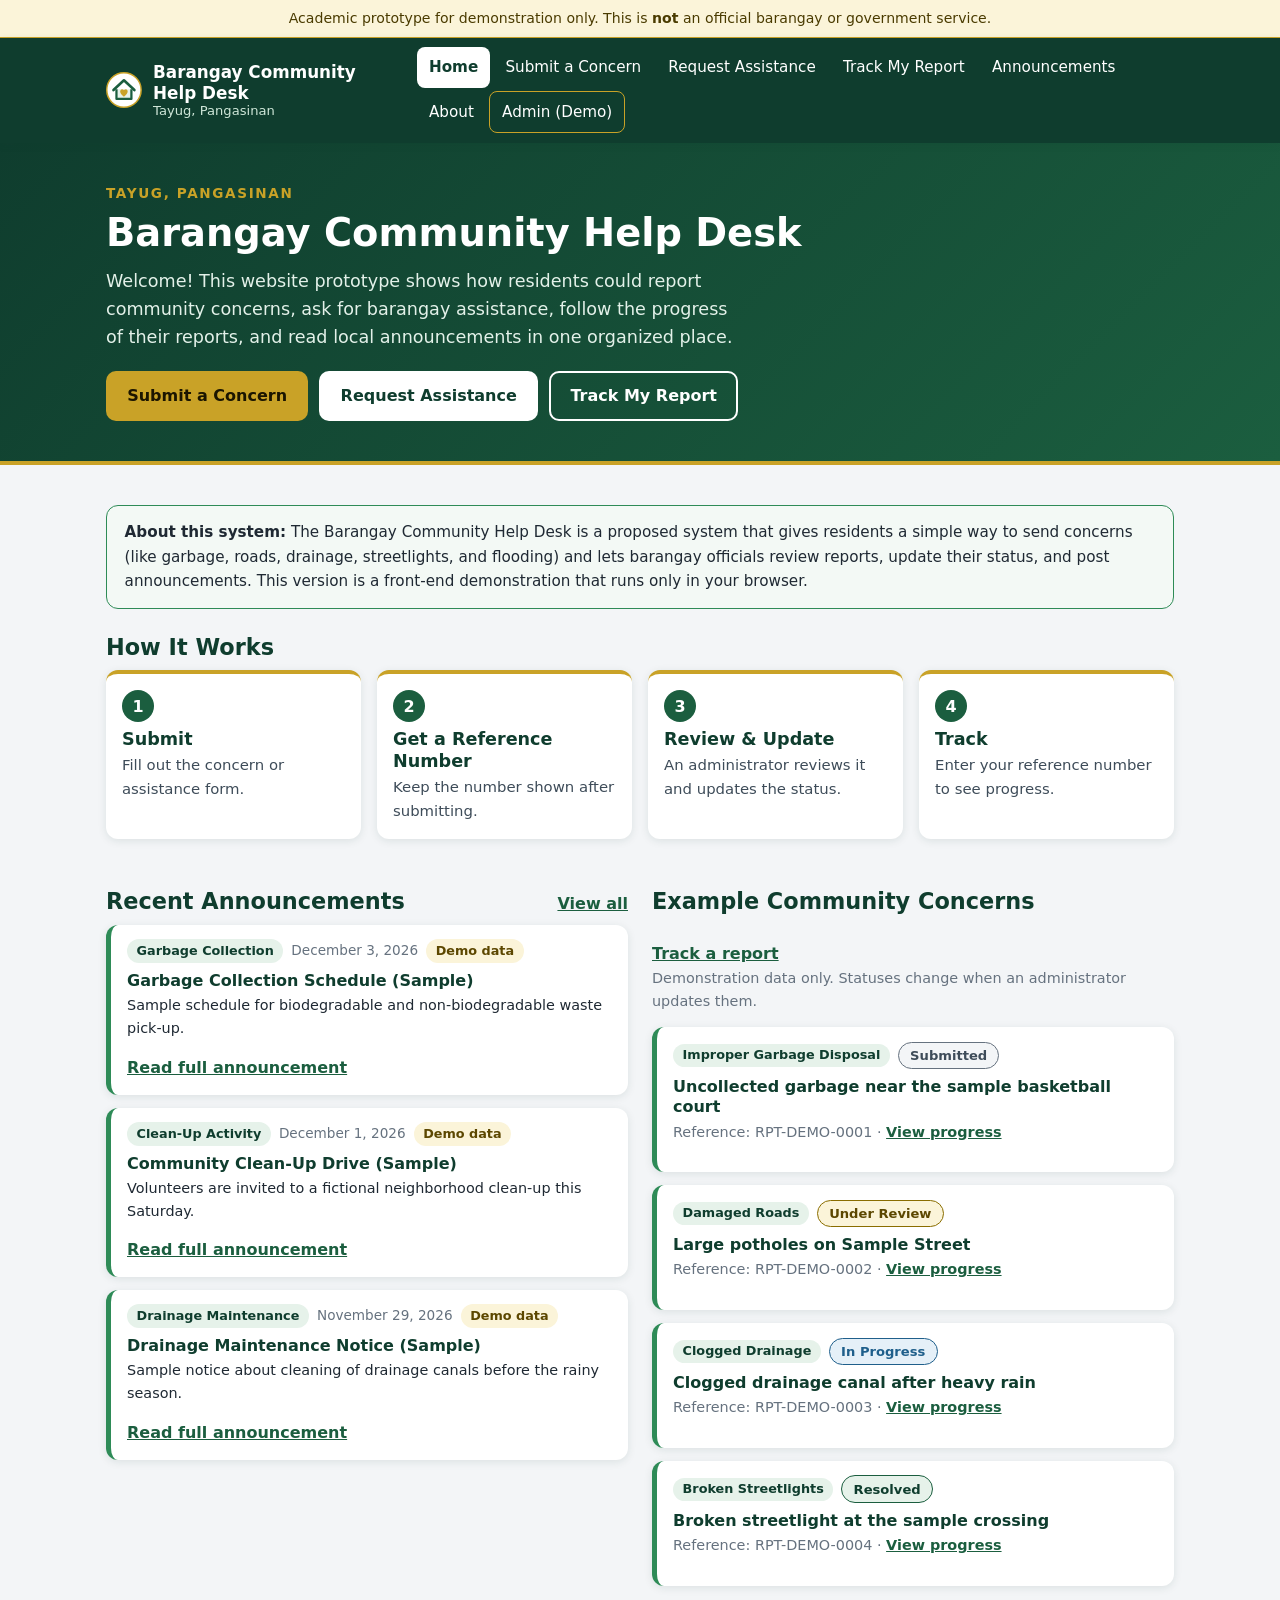
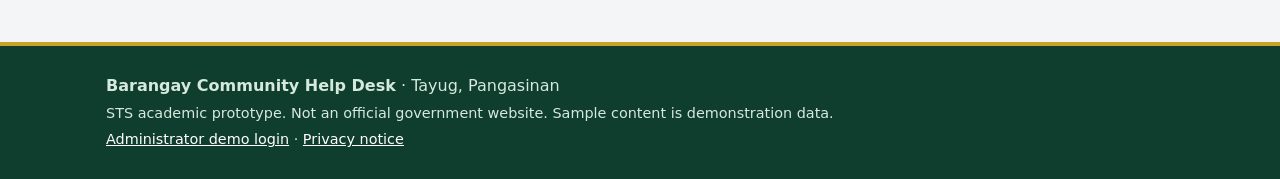
<file: index.html>
<!doctype html>
<html lang="en">
  <head>
    <meta charset="UTF-8" />
    <meta name="viewport" content="width=device-width, initial-scale=1" />
    <title>Barangay Community Help Desk – Tayug, Pangasinan (Prototype)</title>
    <meta
      name="description"
      content="Academic prototype of a barangay community concern and request management system for Tayug, Pangasinan."
    />
    <link rel="stylesheet" href="style.css" />
  </head>
  <body data-page="resident">
    <a class="skip-link" href="#main">Skip to main content</a>

    <!-- Prototype banner: always visible so nobody mistakes this for an official service -->
    <div class="demo-banner" role="note">
      Academic prototype for demonstration only. This is <strong>not</strong> an
      official barangay or government service.
    </div>

    <!-- ===================== HEADER & NAVIGATION ===================== -->
    <header class="site-header">
      <div class="container header-inner">
        <a
          class="brand"
          href="#home"
          aria-label="Barangay Community Help Desk, go to home"
        >
          <!-- Simple community-service logo: a house with a heart (inline SVG, no external files) -->
          <svg
            class="logo"
            viewBox="0 0 48 48"
            width="44"
            height="44"
            aria-hidden="true"
            focusable="false"
          >
            <circle
              cx="24"
              cy="24"
              r="23"
              fill="#ffffff"
              stroke="#c9a227"
              stroke-width="2"
            />
            <path
              d="M10 24 L24 11 L38 24"
              fill="none"
              stroke="#1b5e3f"
              stroke-width="3.5"
              stroke-linecap="round"
              stroke-linejoin="round"
            />
            <path
              d="M14 23 V36 H34 V23"
              fill="#e6f2ea"
              stroke="#1b5e3f"
              stroke-width="3"
              stroke-linejoin="round"
            />
            <path
              d="M24 33 C17 28 18.5 23 21.5 23 C23 23 24 24.2 24 24.2 C24 24.2 25 23 26.5 23 C29.5 23 31 28 24 33 Z"
              fill="#c9a227"
            />
          </svg>
          <span class="brand-text">
            <span class="brand-name">Barangay Community Help Desk</span>
            <span class="brand-place">Tayug, Pangasinan</span>
          </span>
        </a>

        <button
          id="menu-toggle"
          class="menu-toggle"
          type="button"
          aria-expanded="false"
          aria-controls="main-nav"
        >
          <span class="menu-icon" aria-hidden="true"></span>
          <span class="sr-only">Toggle navigation menu</span>
        </button>

        <nav id="main-nav" class="main-nav" aria-label="Main navigation">
          <a class="nav-link" href="#home">Home</a>
          <a class="nav-link" href="#submit">Submit a Concern</a>
          <a class="nav-link" href="#request">Request Assistance</a>
          <a class="nav-link" href="#track">Track My Report</a>
          <a class="nav-link" href="#announcements">Announcements</a>
          <a class="nav-link" href="#about">About</a>
          <a class="nav-link nav-admin" href="admin.html">Admin (Demo)</a>
        </nav>
      </div>
    </header>

    <main id="main" tabindex="-1">
      <!-- ===================== A. HOME ===================== -->
      <section id="home" class="page-section" aria-labelledby="home-title">
        <div class="hero">
          <div class="container hero-inner">
            <p class="eyebrow">Tayug, Pangasinan</p>
            <h1 id="home-title">Barangay Community Help Desk</h1>
            <p class="hero-text">
              Welcome! This website prototype shows how residents could report
              community concerns, ask for barangay assistance, follow the
              progress of their reports, and read local announcements in one
              organized place.
            </p>
            <div class="cta-row">
              <a class="btn btn-gold" href="#submit">Submit a Concern</a>
              <a class="btn btn-light" href="#request">Request Assistance</a>
              <a class="btn btn-outline-light" href="#track">Track My Report</a>
            </div>
          </div>
        </div>

        <div class="container">
          <div class="notice notice-info">
            <strong>About this system:</strong> The Barangay Community Help Desk
            is a proposed system that gives residents a simple way to send
            concerns (like garbage, roads, drainage, streetlights, and flooding)
            and lets barangay officials review reports, update their status, and
            post announcements. This version is a front-end demonstration that
            runs only in your browser.
          </div>

          <h2 class="section-title">How It Works</h2>
          <ol class="steps">
            <li class="step">
              <span class="step-num" aria-hidden="true">1</span>
              <h3>Submit</h3>
              <p>Fill out the concern or assistance form.</p>
            </li>
            <li class="step">
              <span class="step-num" aria-hidden="true">2</span>
              <h3>Get a Reference Number</h3>
              <p>Keep the number shown after submitting.</p>
            </li>
            <li class="step">
              <span class="step-num" aria-hidden="true">3</span>
              <h3>Review &amp; Update</h3>
              <p>An administrator reviews it and updates the status.</p>
            </li>
            <li class="step">
              <span class="step-num" aria-hidden="true">4</span>
              <h3>Track</h3>
              <p>Enter your reference number to see progress.</p>
            </li>
          </ol>

          <div class="two-col">
            <div>
              <div class="section-head">
                <h2 class="section-title">Recent Announcements</h2>
                <a class="text-link" href="#announcements">View all</a>
              </div>
              <div id="home-announcements" class="stack"></div>
            </div>
            <div>
              <div class="section-head">
                <h2 class="section-title">Example Community Concerns</h2>
                <a class="text-link" href="#track">Track a report</a>
              </div>
              <p class="small muted">
                Demonstration data only. Statuses change when an administrator
                updates them.
              </p>
              <div id="home-concerns" class="stack"></div>
            </div>
          </div>
        </div>
      </section>

      <!-- ===================== B. SUBMIT A CONCERN ===================== -->
      <section id="submit" class="page-section" aria-labelledby="submit-title">
        <div class="container narrow">
          <h1 id="submit-title">Submit a Concern</h1>
          <p class="lead">
            Report a community problem such as garbage, damaged roads, drainage,
            streetlights, or flooding.
          </p>
          <div class="notice notice-warn">
            <strong>Prototype notice:</strong> Your report is saved only in this
            browser. It is <strong>not</strong> sent to any barangay official.
            Please do not enter real personal information.
          </div>

          <!-- Shown after a successful submission -->
          <div
            id="concern-success"
            class="success-panel"
            role="status"
            tabindex="-1"
            hidden
          >
            <h2>Concern saved (demo)</h2>
            <p>Your reference number is:</p>
            <p class="ref-big" id="concern-success-ref"></p>
            <p class="small">
              Write this number down. You can use it in
              <strong>Track My Report</strong>.
            </p>
            <div class="btn-row">
              <button
                type="button"
                class="btn btn-primary"
                id="concern-track-btn"
                data-track-ref=""
              >
                Track This Report
              </button>
              <button
                type="button"
                class="btn btn-outline"
                id="concern-another-btn"
              >
                Submit Another Concern
              </button>
            </div>
          </div>

          <form id="concern-form" class="card form" novalidate>
            <div class="field">
              <label for="concern-title"
                >Report title
                <span class="req" aria-hidden="true">*</span></label
              >
              <input
                id="concern-title"
                name="title"
                type="text"
                maxlength="100"
                autocomplete="off"
                aria-describedby="err-concern-title"
                placeholder="Example: Garbage piled near the sample drainage canal"
              />
              <p class="error" id="err-concern-title" aria-live="polite"></p>
            </div>

            <div class="field">
              <label for="concern-category"
                >Concern category
                <span class="req" aria-hidden="true">*</span></label
              >
              <select
                id="concern-category"
                name="category"
                aria-describedby="err-concern-category"
              >
                <option value="">Select a category</option>
              </select>
              <p class="error" id="err-concern-category" aria-live="polite"></p>
            </div>

            <div class="field">
              <label for="concern-description"
                >Description of the problem
                <span class="req" aria-hidden="true">*</span></label
              >
              <textarea
                id="concern-description"
                name="description"
                rows="5"
                maxlength="1000"
                aria-describedby="err-concern-description hint-concern-description"
                placeholder="Describe what is happening, since when, and who may be affected."
              ></textarea>
              <p class="hint" id="hint-concern-description">
                At least 15 characters. Do not include private details such as
                ID numbers.
              </p>
              <p
                class="error"
                id="err-concern-description"
                aria-live="polite"
              ></p>
            </div>

            <div class="field">
              <label for="concern-location"
                >Location or specific area affected
                <span class="req" aria-hidden="true">*</span></label
              >
              <input
                id="concern-location"
                name="location"
                type="text"
                maxlength="120"
                autocomplete="off"
                aria-describedby="err-concern-location"
                placeholder="Example: Demo Purok 3, near the sample chapel"
              />
              <p class="error" id="err-concern-location" aria-live="polite"></p>
            </div>

            <div class="field">
              <label for="concern-date">Date of report</label>
              <input
                id="concern-date"
                name="date"
                type="date"
                readonly
                aria-describedby="hint-concern-date"
              />
              <p class="hint" id="hint-concern-date">
                Filled in automatically with today's date.
              </p>
            </div>

            <div class="field">
              <label for="concern-image">Photo (optional)</label>
              <input
                id="concern-image"
                name="image"
                type="file"
                accept="image/*"
                aria-describedby="hint-concern-image err-concern-image"
              />
              <p class="hint" id="hint-concern-image">
                Preview only for demonstration. The image is not uploaded or
                saved.
              </p>
              <p class="error" id="err-concern-image" aria-live="polite"></p>
              <div id="image-preview-wrap" class="image-preview" hidden>
                <img id="image-preview" alt="Preview of the selected photo" />
                <button
                  type="button"
                  class="btn btn-small btn-outline"
                  id="image-remove-btn"
                >
                  Remove photo
                </button>
              </div>
            </div>

            <div class="btn-row">
              <button type="submit" class="btn btn-primary">
                Submit Concern
              </button>
              <button
                type="button"
                class="btn btn-outline"
                id="concern-clear-btn"
              >
                Clear Form
              </button>
            </div>
          </form>
        </div>
      </section>

      <!-- ===================== C. REQUEST ASSISTANCE ===================== -->
      <section
        id="request"
        class="page-section"
        aria-labelledby="request-title"
      >
        <div class="container narrow">
          <h1 id="request-title">Request Assistance</h1>
          <p class="lead">
            Ask about general assistance, community services, or other
            barangay-related matters.
          </p>
          <div class="notice notice-warn">
            <strong>Prototype notice:</strong> Your request is saved only in
            this browser. It has <strong>not</strong>
            been received by the barangay or any government office.
          </div>

          <div
            id="request-success"
            class="success-panel"
            role="status"
            tabindex="-1"
            hidden
          >
            <h2>Request saved (demo)</h2>
            <p>Your reference number is:</p>
            <p class="ref-big" id="request-success-ref"></p>
            <p class="small">
              This is a demonstration only. No official barangay office has
              received this request.
            </p>
            <div class="btn-row">
              <button
                type="button"
                class="btn btn-primary"
                id="request-track-btn"
                data-track-ref=""
              >
                Track This Request
              </button>
              <button
                type="button"
                class="btn btn-outline"
                id="request-another-btn"
              >
                Submit Another Request
              </button>
            </div>
          </div>

          <form id="request-form" class="card form" novalidate>
            <div class="field">
              <label for="request-title-input"
                >Request title
                <span class="req" aria-hidden="true">*</span></label
              >
              <input
                id="request-title-input"
                name="title"
                type="text"
                maxlength="100"
                autocomplete="off"
                aria-describedby="err-request-title-input"
                placeholder="Example: Question about community clean-up volunteering"
              />
              <p
                class="error"
                id="err-request-title-input"
                aria-live="polite"
              ></p>
            </div>

            <div class="field">
              <label for="request-type"
                >Type of assistance
                <span class="req" aria-hidden="true">*</span></label
              >
              <select
                id="request-type"
                name="type"
                aria-describedby="err-request-type"
              >
                <option value="">Select a type</option>
              </select>
              <p class="error" id="err-request-type" aria-live="polite"></p>
            </div>

            <div class="field">
              <label for="request-description"
                >Description
                <span class="req" aria-hidden="true">*</span></label
              >
              <textarea
                id="request-description"
                name="description"
                rows="5"
                maxlength="1000"
                aria-describedby="err-request-description"
                placeholder="Explain what kind of help you need."
              ></textarea>
              <p
                class="error"
                id="err-request-description"
                aria-live="polite"
              ></p>
            </div>

            <div class="field">
              <label for="request-method"
                >Preferred contact method
                <span class="req" aria-hidden="true">*</span></label
              >
              <select
                id="request-method"
                name="method"
                aria-describedby="err-request-method"
              >
                <option value="">Select a contact method</option>
              </select>
              <p class="error" id="err-request-method" aria-live="polite"></p>
            </div>

            <div class="field">
              <label for="request-contact"
                >Contact information (optional)</label
              >
              <input
                id="request-contact"
                name="contact"
                type="text"
                maxlength="80"
                autocomplete="off"
                aria-describedby="hint-request-contact err-request-contact"
                placeholder="Use a fictional number or email for this demo"
              />
              <p class="hint" id="hint-request-contact">
                Not shown publicly. Provide only what is necessary. Please use
                fictional details in this demo.
              </p>
              <p class="error" id="err-request-contact" aria-live="polite"></p>
            </div>

            <div class="btn-row">
              <button type="submit" class="btn btn-primary">
                Submit Request
              </button>
              <button
                type="button"
                class="btn btn-outline"
                id="request-clear-btn"
              >
                Clear Form
              </button>
            </div>
          </form>
        </div>
      </section>

      <!-- ===================== D. TRACK MY REPORT ===================== -->
      <section id="track" class="page-section" aria-labelledby="track-title">
        <div class="container narrow">
          <h1 id="track-title">Track My Report or Request</h1>
          <p class="lead">
            Enter the reference number you received after submitting.
          </p>

          <form id="track-form" class="card form" novalidate>
            <div class="field">
              <label for="track-ref">Reference number</label>
              <div class="inline-form">
                <input
                  id="track-ref"
                  name="ref"
                  type="text"
                  autocomplete="off"
                  spellcheck="false"
                  placeholder="Example: RPT-DEMO-0001"
                  aria-describedby="hint-track-ref"
                />
                <button type="submit" class="btn btn-primary">Search</button>
              </div>
              <p class="hint" id="hint-track-ref">
                Try the demo number
                <button
                  type="button"
                  class="link-btn"
                  data-track-ref="RPT-DEMO-0003"
                >
                  RPT-DEMO-0003
                </button>
                to see a sample timeline.
              </p>
            </div>
          </form>

          <div id="track-result" aria-live="polite"></div>

          <h2 class="section-title">My Submissions on This Device</h2>
          <div id="my-submissions" class="stack"></div>
        </div>
      </section>

      <!-- ===================== E. ANNOUNCEMENTS ===================== -->
      <section
        id="announcements"
        class="page-section"
        aria-labelledby="ann-title"
      >
        <div class="container">
          <h1 id="ann-title">Barangay Announcements</h1>
          <p class="lead">
            Sample announcements for demonstration. They are fictional and not
            official notices.
          </p>
          <div class="filter-row">
            <label for="ann-filter">Filter by category</label>
            <select id="ann-filter">
              <option value="">All categories</option>
            </select>
          </div>
          <div id="announcement-list" class="card-grid"></div>
        </div>
      </section>

      <!-- ===================== F. ABOUT ===================== -->
      <section id="about" class="page-section" aria-labelledby="about-title">
        <div class="container narrow">
          <h1 id="about-title">About the System</h1>

          <div class="card prose">
            <h2>Purpose</h2>
            <p>
              This prototype supports our Science, Technology, and Society (STS)
              project,
              <em
                >“A Proposed Barangay Community Concern and Request Management
                System for Tayug, Pangasinan.”</em
              >
              It demonstrates how technology could make it easier to report
              community problems and follow their progress.
            </p>

            <h2>Intended Users</h2>
            <ul>
              <li>
                <strong>Residents</strong> who want to report concerns, request
                assistance, track progress, and read announcements.
              </li>
              <li>
                <strong>Barangay officials</strong> who would review reports,
                update their status, and post announcements.
              </li>
            </ul>

            <h2>How It Aims to Help</h2>
            <p>
              When concerns arrive through many different channels, they can be
              hard to organize and follow up. A single system could give every
              report a reference number, a clear status, and a visible history,
              which may improve communication between residents and barangay
              officials and help the community see which concerns are being
              handled.
            </p>
          </div>

          <div class="card prose">
            <h2>Privacy Notice</h2>
            <ul>
              <li>
                Provide only the information that is necessary. Do not enter
                real names, addresses, or contact numbers in this demo.
              </li>
              <li>
                This is a demonstration prototype and is <strong>not</strong> an
                official reporting channel.
              </li>
              <li>
                Data is saved with your browser's <code>localStorage</code>. It
                stays on this device and is not a secure database.
              </li>
              <li>
                The administrator login is a demo only. It can be bypassed and
                does not provide real security.
              </li>
              <li>
                This prototype is not connected to any barangay official or
                government system.
              </li>
              <li>
                A real deployment would need a secure backend, proper
                authentication and authorization, data protection, and
                compliance with applicable laws such as the Data Privacy Act of
                2012 (Republic Act No. 10173).
              </li>
            </ul>
          </div>
        </div>
      </section>
    </main>

    <!-- ===================== FOOTER ===================== -->
    <footer class="site-footer">
      <div class="container footer-inner">
        <p><strong>Barangay Community Help Desk</strong> · Tayug, Pangasinan</p>
        <p class="small">
          STS academic prototype. Not an official government website. Sample
          content is demonstration data.
        </p>
        <p class="small">
          <a href="admin.html">Administrator demo login</a> ·
          <a href="#about">Privacy notice</a>
        </p>
      </div>
    </footer>

    <!-- Full announcement viewer -->
    <dialog id="ann-dialog" aria-labelledby="ann-dialog-title">
      <article class="dialog-body">
        <p class="small muted" id="ann-dialog-meta"></p>
        <h2 id="ann-dialog-title"></h2>
        <div id="ann-dialog-text" class="prose"></div>
        <div class="btn-row">
          <button type="button" class="btn btn-primary" id="ann-dialog-close">
            Close
          </button>
        </div>
      </article>
    </dialog>

    <!-- Notifications appear here -->
    <div
      id="toast-region"
      class="toast-region"
      aria-live="polite"
      aria-atomic="false"
    ></div>

    <script src="script.js"></script>
  </body>
</html>
</file>
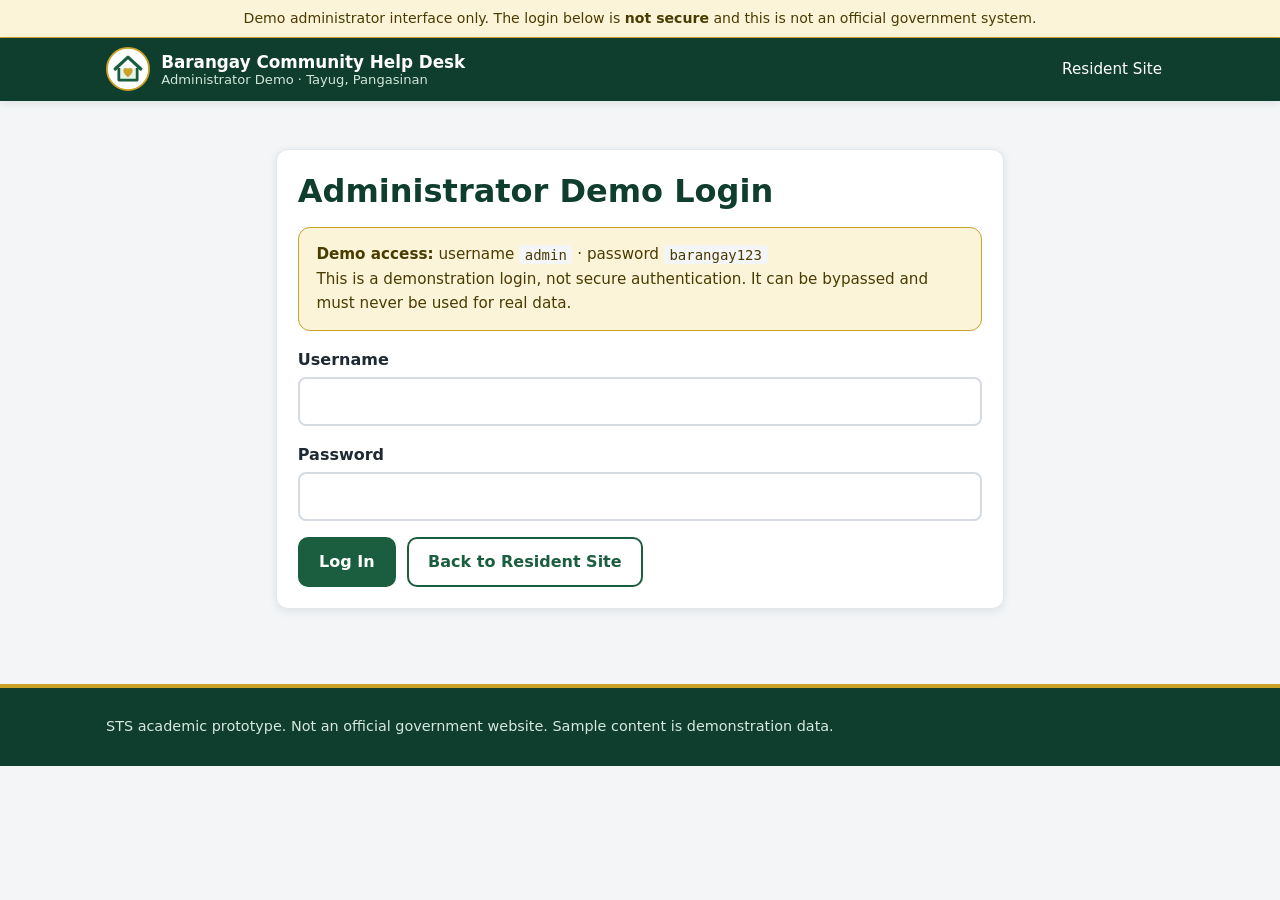
<file: admin.html>
<!DOCTYPE html>
<html lang="en">
<head>
  <meta charset="UTF-8">
  <meta name="viewport" content="width=device-width, initial-scale=1">
  <title>Admin Demo – Barangay Community Help Desk</title>
  <link rel="stylesheet" href="style.css">
</head>
<body data-page="admin">

  <a class="skip-link" href="#admin-main">Skip to main content</a>

  <div class="demo-banner" role="note">
    Demo administrator interface only. The login below is <strong>not secure</strong> and this is not an official government system.
  </div>

  <header class="site-header">
    <div class="container header-inner">
      <a class="brand" href="index.html" aria-label="Barangay Community Help Desk, back to resident site">
        <svg class="logo" viewBox="0 0 48 48" width="44" height="44" aria-hidden="true" focusable="false">
          <circle cx="24" cy="24" r="23" fill="#ffffff" stroke="#c9a227" stroke-width="2"/>
          <path d="M10 24 L24 11 L38 24" fill="none" stroke="#1b5e3f" stroke-width="3.5" stroke-linecap="round" stroke-linejoin="round"/>
          <path d="M14 23 V36 H34 V23" fill="#e6f2ea" stroke="#1b5e3f" stroke-width="3" stroke-linejoin="round"/>
          <path d="M24 33 C17 28 18.5 23 21.5 23 C23 23 24 24.2 24 24.2 C24 24.2 25 23 26.5 23 C29.5 23 31 28 24 33 Z" fill="#c9a227"/>
        </svg>
        <span class="brand-text">
          <span class="brand-name">Barangay Community Help Desk</span>
          <span class="brand-place">Administrator Demo · Tayug, Pangasinan</span>
        </span>
      </a>
      <nav class="admin-top-nav" aria-label="Admin top navigation">
        <a class="nav-link" href="index.html">Resident Site</a>
        <button type="button" id="logout-btn" class="btn btn-small btn-gold" hidden>Log Out</button>
      </nav>
    </div>
  </header>

  <main id="admin-main" tabindex="-1">

    <!-- ===================== DEMO LOGIN ===================== -->
    <section id="login-view" class="container narrow" aria-labelledby="login-title">
      <div class="card login-card">
        <h1 id="login-title">Administrator Demo Login</h1>
        <div class="notice notice-warn">
          <strong>Demo access:</strong> username <code>admin</code> · password <code>barangay123</code><br>
          This is a demonstration login, not secure authentication. It can be bypassed and must never be used for real data.
        </div>
        <form id="login-form" class="form" novalidate>
          <div class="field">
            <label for="login-user">Username</label>
            <input id="login-user" type="text" autocomplete="username" aria-describedby="login-error">
          </div>
          <div class="field">
            <label for="login-pass">Password</label>
            <input id="login-pass" type="password" autocomplete="current-password" aria-describedby="login-error">
          </div>
          <p class="error" id="login-error" aria-live="polite"></p>
          <div class="btn-row">
            <button type="submit" class="btn btn-primary">Log In</button>
            <a class="btn btn-outline" href="index.html">Back to Resident Site</a>
          </div>
        </form>
      </div>
    </section>

    <!-- ===================== DASHBOARD ===================== -->
    <section id="dashboard-view" class="container" hidden>
      <h1 class="sr-only">Administrator Dashboard</h1>

      <div class="tabs" role="tablist" aria-label="Dashboard sections">
        <button type="button" class="tab-btn active" role="tab" id="tabbtn-overview" aria-controls="tab-overview" aria-selected="true" data-tab="overview">Overview</button>
        <button type="button" class="tab-btn" role="tab" id="tabbtn-reports" aria-controls="tab-reports" aria-selected="false" data-tab="reports">Manage Reports</button>
        <button type="button" class="tab-btn" role="tab" id="tabbtn-announcements" aria-controls="tab-announcements" aria-selected="false" data-tab="announcements">Manage Announcements</button>
      </div>

      <!-- ---------- Overview ---------- -->
      <div id="tab-overview" class="tab-panel" role="tabpanel" aria-labelledby="tabbtn-overview">
        <h2 class="section-title">Dashboard Overview</h2>
        <div id="stats" class="stats-grid"></div>

        <div class="section-head">
          <h2 class="section-title">Recent Submissions</h2>
        </div>
        <div id="recent-table-wrap"></div>

        <div class="card notice-card">
          <h3>Prototype privacy and security notes</h3>
          <ul>
            <li><code>localStorage</code> is suitable only for a front-end demonstration. It is not a secure database.</li>
            <li>The demo login can be bypassed and gives no real administrator security.</li>
            <li>This prototype is not connected to barangay officials or any real government system.</li>
            <li>A real deployment would need a secure backend, proper authentication and authorization, data protection, and compliance with applicable privacy laws.</li>
          </ul>
          <button type="button" class="btn btn-small btn-outline" id="reset-demo-btn">Reset Demo Data</button>
        </div>
      </div>

      <!-- ---------- Manage reports ---------- -->
      <div id="tab-reports" class="tab-panel" role="tabpanel" aria-labelledby="tabbtn-reports" hidden>
        <h2 class="section-title">Manage Reports and Requests</h2>
        <div class="card filters">
          <div class="field">
            <label for="f-search">Search by reference number or title</label>
            <input id="f-search" type="search" autocomplete="off" placeholder="Example: RPT-DEMO or garbage">
          </div>
          <div class="field">
            <label for="f-category">Category</label>
            <select id="f-category"><option value="">All categories</option></select>
          </div>
          <div class="field">
            <label for="f-status">Status</label>
            <select id="f-status"><option value="">All statuses</option></select>
          </div>
          <div class="field filter-clear">
            <button type="button" class="btn btn-outline" id="f-clear">Clear Filters</button>
          </div>
        </div>
        <p class="small muted" id="result-count" aria-live="polite"></p>
        <div id="reports-table-wrap"></div>
      </div>

      <!-- ---------- Manage announcements ---------- -->
      <div id="tab-announcements" class="tab-panel" role="tabpanel" aria-labelledby="tabbtn-announcements" hidden>
        <h2 class="section-title">Manage Announcements</h2>
        <div class="two-col">
          <form id="ann-form" class="card form" novalidate>
            <h3 id="ann-form-title">Add a New Announcement</h3>
            <input type="hidden" id="a-id">
            <div class="field">
              <label for="a-title">Title <span class="req" aria-hidden="true">*</span></label>
              <input id="a-title" type="text" maxlength="100" autocomplete="off" aria-describedby="err-a-title">
              <p class="error" id="err-a-title" aria-live="polite"></p>
            </div>
            <div class="field">
              <label for="a-category">Category <span class="req" aria-hidden="true">*</span></label>
              <select id="a-category" aria-describedby="err-a-category"><option value="">Select a category</option></select>
              <p class="error" id="err-a-category" aria-live="polite"></p>
            </div>
            <div class="field">
              <label for="a-date">Date posted <span class="req" aria-hidden="true">*</span></label>
              <input id="a-date" type="date" aria-describedby="err-a-date">
              <p class="error" id="err-a-date" aria-live="polite"></p>
            </div>
            <div class="field">
              <label for="a-summary">Short description <span class="req" aria-hidden="true">*</span></label>
              <input id="a-summary" type="text" maxlength="200" autocomplete="off" aria-describedby="err-a-summary">
              <p class="error" id="err-a-summary" aria-live="polite"></p>
            </div>
            <div class="field">
              <label for="a-body">Full announcement <span class="req" aria-hidden="true">*</span></label>
              <textarea id="a-body" rows="6" maxlength="2000" aria-describedby="err-a-body"></textarea>
              <p class="error" id="err-a-body" aria-live="polite"></p>
            </div>
            <div class="btn-row">
              <button type="submit" class="btn btn-primary" id="ann-save-btn">Post Announcement</button>
              <button type="button" class="btn btn-outline" id="ann-cancel-btn" hidden>Cancel Edit</button>
            </div>
          </form>

          <div>
            <h3>Current Announcements</h3>
            <div id="admin-ann-list" class="stack"></div>
          </div>
        </div>
      </div>
    </section>
  </main>

  <footer class="site-footer">
    <div class="container footer-inner">
      <p class="small">STS academic prototype. Not an official government website. Sample content is demonstration data.</p>
    </div>
  </footer>

  <!-- Report details dialog (status update + admin note) -->
  <dialog id="detail-dialog" aria-labelledby="detail-title">
    <div class="dialog-body">
      <h2 id="detail-title">Report Details</h2>
      <div id="detail-info"></div>

      <form id="detail-form" class="form" novalidate>
        <div class="field">
          <label for="detail-status">Update status</label>
          <select id="detail-status"></select>
        </div>
        <div class="field">
          <label for="detail-note">Administrative note (shown to the resident in tracking)</label>
          <textarea id="detail-note" rows="3" maxlength="500"></textarea>
        </div>
        <div class="btn-row">
          <button type="submit" class="btn btn-primary">Save Changes</button>
          <button type="button" class="btn btn-outline" id="detail-close">Close</button>
        </div>
      </form>

      <h3>Status history</h3>
      <ol id="detail-history" class="timeline"></ol>
    </div>
  </dialog>

  <!-- Confirmation dialog for destructive actions -->
  <dialog id="confirm-dialog" aria-labelledby="confirm-title">
    <div class="dialog-body">
      <h2 id="confirm-title">Please confirm</h2>
      <p id="confirm-message"></p>
      <div class="btn-row">
        <button type="button" class="btn btn-danger" id="confirm-ok">Delete</button>
        <button type="button" class="btn btn-outline" id="confirm-cancel">Cancel</button>
      </div>
    </div>
  </dialog>

  <div id="toast-region" class="toast-region" aria-live="polite" aria-atomic="false"></div>

  <!-- script.js holds shared helpers + sample data; admin.js holds the dashboard logic -->
  <script src="script.js"></script>
  <script src="admin.js"></script>
</body>
</html>
</file>
<file: style.css>
/* ==========================================================
   style.css – shared styles for index.html and admin.html
   Sections: 1 Variables · 2 Base · 3 Layout · 4 Header/Nav ·
   5 Buttons · 6 Cards & Notices · 7 Forms · 8 Badges/Timeline ·
   9 Tables · 10 Admin · 11 Dialogs/Toasts · 12 Footer · 13 Responsive
   ========================================================== */

/* ---------- 1. Variables (change colors here) ---------- */
:root {
  --green-900: #0f3d2e; /* dark green (primary) */
  --green-700: #1b5e3f;
  --green-500: #2e8b57;
  --green-100: #e6f2ea; /* light green */
  --green-50: #f3f9f5;
  --gold: #c9a227; /* subtle gold accent */
  --gold-dark: #8a6d00;
  --gold-100: #fbf4d9;
  --gray-900: #1f2933;
  --gray-700: #3e4c59;
  --gray-500: #66727f;
  --gray-300: #d5dbe0;
  --gray-100: #f3f5f7;
  --white: #ffffff;
  --red: #a32020;
  --red-100: #fbe9e9;
  --blue: #1f5f8b;
  --blue-100: #e5f0f8;
  --radius: 12px;
  --shadow: 0 2px 8px rgba(15, 61, 46, 0.1);
  --font:
    "Segoe UI", system-ui, -apple-system, Roboto, "Helvetica Neue", Arial,
    sans-serif;
}

/* ---------- 2. Base ---------- */
*,
*::before,
*::after {
  box-sizing: border-box;
}
html {
  scroll-behavior: smooth;
}
body {
  margin: 0;
  font-family: var(--font);
  font-size: 1rem;
  line-height: 1.6;
  color: var(--gray-900);
  background: var(--gray-100);
}
h1,
h2,
h3 {
  line-height: 1.25;
  color: var(--green-900);
  margin: 0 0 0.6rem;
}
h1 {
  font-size: 2rem;
}
h2 {
  font-size: 1.4rem;
}
h3 {
  font-size: 1.1rem;
}
p {
  margin: 0 0 0.9rem;
}
a {
  color: var(--green-700);
}
code {
  background: var(--gray-100);
  padding: 0.1rem 0.35rem;
  border-radius: 4px;
  font-size: 0.92em;
}
img {
  max-width: 100%;
}
.small {
  font-size: 0.9rem;
}
.muted {
  color: var(--gray-500);
}
.lead {
  font-size: 1.1rem;
  color: var(--gray-700);
}
.req {
  color: var(--red);
}

/* Visible keyboard focus for everything interactive */
:focus-visible {
  outline: 3px solid var(--gold-dark);
  outline-offset: 2px;
}
.site-header :focus-visible {
  outline-color: #ffffff;
}
.hero :focus-visible {
  outline-color: #ffffff;
}

.sr-only {
  position: absolute;
  width: 1px;
  height: 1px;
  padding: 0;
  margin: -1px;
  overflow: hidden;
  clip: rect(0, 0, 0, 0);
  white-space: nowrap;
  border: 0;
}
.skip-link {
  position: absolute;
  left: 0.5rem;
  top: -4rem;
  z-index: 200;
  background: var(--gold);
  color: #000;
  padding: 0.6rem 1rem;
  border-radius: 6px;
}
.skip-link:focus {
  top: 0.5rem;
}
[hidden] {
  display: none !important;
}

/* ---------- 3. Layout ---------- */
.container {
  width: 100%;
  max-width: 1100px;
  margin: 0 auto;
  padding: 1.5rem 1rem;
}
.container.narrow {
  max-width: 760px;
}
main {
  min-height: 60vh;
}
.page-section {
  display: none;
}
.page-section.active {
  display: block;
  animation: fadeIn 0.3s ease;
}
@keyframes fadeIn {
  from {
    opacity: 0;
    transform: translateY(6px);
  }
  to {
    opacity: 1;
    transform: none;
  }
}
.two-col {
  display: grid;
  grid-template-columns: 1fr 1fr;
  gap: 1.5rem;
  align-items: start;
}
.stack {
  display: grid;
  gap: 0.8rem;
}
.card-grid {
  display: grid;
  grid-template-columns: repeat(auto-fill, minmax(290px, 1fr));
  gap: 1rem;
}
.section-title {
  margin-top: 1.5rem;
}
.section-head {
  display: flex;
  justify-content: space-between;
  align-items: baseline;
  gap: 1rem;
  flex-wrap: wrap;
}
.text-link {
  font-weight: 600;
}

/* ---------- 4. Header, navigation, hero ---------- */
.demo-banner {
  background: var(--gold-100);
  color: #4a3b00;
  text-align: center;
  padding: 0.45rem 1rem;
  font-size: 0.88rem;
  border-bottom: 1px solid var(--gold);
}
.site-header {
  background: var(--green-900);
  color: var(--white);
  position: sticky;
  top: 0;
  z-index: 100;
  box-shadow: var(--shadow);
}
.header-inner {
  display: flex;
  align-items: center;
  justify-content: space-between;
  gap: 1rem;
  padding-top: 0.6rem;
  padding-bottom: 0.6rem;
  position: relative;
}
.brand {
  display: flex;
  align-items: center;
  gap: 0.7rem;
  text-decoration: none;
  color: var(--white);
}
.brand-text {
  display: flex;
  flex-direction: column;
  line-height: 1.2;
}
.brand-name {
  font-weight: 700;
  font-size: 1.05rem;
}
.brand-place {
  font-size: 0.82rem;
  color: #cfe6d8;
}
.main-nav,
.admin-top-nav {
  display: flex;
  align-items: center;
  gap: 0.2rem;
  flex-wrap: wrap;
}
.nav-link {
  color: var(--white);
  text-decoration: none;
  padding: 0.5rem 0.75rem;
  border-radius: 8px;
  font-size: 0.95rem;
}
.nav-link:hover {
  background: rgba(255, 255, 255, 0.14);
}
.nav-link.active {
  background: var(--white);
  color: var(--green-900);
  font-weight: 600;
}
.nav-admin {
  border: 1px solid var(--gold);
}
.menu-toggle {
  display: none;
  background: transparent;
  border: 2px solid var(--white);
  border-radius: 8px;
  width: 46px;
  height: 42px;
  cursor: pointer;
  padding: 0;
  align-items: center;
  justify-content: center;
}
.menu-icon,
.menu-icon::before,
.menu-icon::after {
  display: block;
  width: 22px;
  height: 2px;
  background: var(--white);
  position: relative;
  content: "";
}
.menu-icon::before {
  position: absolute;
  top: -7px;
}
.menu-icon::after {
  position: absolute;
  top: 7px;
}

.hero {
  background: linear-gradient(135deg, var(--green-900), var(--green-700));
  color: var(--white);
  border-bottom: 4px solid var(--gold);
}
.hero-inner {
  padding-top: 2.5rem;
  padding-bottom: 2.5rem;
}
.hero h1 {
  color: var(--white);
  font-size: 2.4rem;
}
.hero-text {
  max-width: 640px;
  font-size: 1.1rem;
  color: #e3f1e9;
}
.eyebrow {
  text-transform: uppercase;
  letter-spacing: 0.12em;
  font-size: 0.85rem;
  color: var(--gold);
  font-weight: 700;
  margin-bottom: 0.3rem;
}
.cta-row {
  display: flex;
  flex-wrap: wrap;
  gap: 0.7rem;
  margin-top: 1.2rem;
}

/* ---------- 5. Buttons ---------- */
.btn {
  display: inline-block;
  font: inherit;
  font-weight: 600;
  text-decoration: none;
  text-align: center;
  padding: 0.65rem 1.2rem;
  border-radius: 10px;
  border: 2px solid transparent;
  cursor: pointer;
  transition:
    transform 0.1s ease,
    background 0.2s ease;
}
.btn:hover {
  transform: translateY(-1px);
}
.btn-primary {
  background: var(--green-700);
  color: var(--white);
}
.btn-primary:hover {
  background: var(--green-900);
}
.btn-outline {
  background: var(--white);
  color: var(--green-700);
  border-color: var(--green-700);
}
.btn-outline:hover {
  background: var(--green-100);
}
.btn-gold {
  background: var(--gold);
  color: #1b1500;
}
.btn-gold:hover {
  background: #dbb73a;
}
.btn-light {
  background: var(--white);
  color: var(--green-900);
}
.btn-outline-light {
  background: transparent;
  color: var(--white);
  border-color: var(--white);
}
.btn-outline-light:hover {
  background: rgba(255, 255, 255, 0.15);
}
.btn-danger {
  background: var(--red);
  color: var(--white);
}
.btn-danger:hover {
  background: #7c1717;
}
.btn-small {
  padding: 0.35rem 0.8rem;
  font-size: 0.9rem;
}
.btn-row {
  display: flex;
  flex-wrap: wrap;
  gap: 0.7rem;
  margin-top: 0.8rem;
}
.link-btn {
  background: none;
  border: none;
  padding: 0;
  font: inherit;
  color: var(--green-700);
  text-decoration: underline;
  cursor: pointer;
  font-weight: 600;
}

/* ---------- 6. Cards, notices, steps ---------- */
.card {
  background: var(--white);
  border-radius: var(--radius);
  box-shadow: var(--shadow);
  padding: 1.3rem;
  margin-bottom: 1.2rem;
  border: 1px solid #e3e8ec;
}
.card h3 {
  margin-bottom: 0.3rem;
}
.card-meta {
  display: flex;
  flex-wrap: wrap;
  gap: 0.5rem;
  align-items: center;
  font-size: 0.85rem;
  color: var(--gray-500);
  margin-bottom: 0.5rem;
}
.mini-card {
  background: var(--white);
  border-radius: var(--radius);
  border-left: 5px solid var(--green-500);
  box-shadow: var(--shadow);
  padding: 0.9rem 1rem;
}
.mini-card h3 {
  font-size: 1rem;
  margin-bottom: 0.2rem;
}
.tag {
  display: inline-block;
  background: var(--green-100);
  color: var(--green-900);
  padding: 0.1rem 0.6rem;
  border-radius: 999px;
  font-size: 0.8rem;
  font-weight: 600;
}
.tag-demo {
  background: var(--gold-100);
  color: #5c4700;
}
.notice {
  border-radius: var(--radius);
  padding: 0.9rem 1.1rem;
  margin: 1rem 0;
  border: 1px solid;
  font-size: 0.95rem;
}
.notice-info {
  background: var(--green-50);
  border-color: var(--green-500);
}
.notice-warn {
  background: var(--gold-100);
  border-color: var(--gold);
  color: #4a3b00;
}
.notice-card ul {
  margin-top: 0.4rem;
  padding-left: 1.2rem;
}
.steps {
  list-style: none;
  padding: 0;
  margin: 0 0 1.5rem;
  display: grid;
  grid-template-columns: repeat(auto-fit, minmax(190px, 1fr));
  gap: 1rem;
}
.step {
  background: var(--white);
  border-radius: var(--radius);
  box-shadow: var(--shadow);
  padding: 1rem;
  border-top: 4px solid var(--gold);
}
.step h3 {
  margin-bottom: 0.2rem;
}
.step p {
  margin: 0;
  font-size: 0.93rem;
  color: var(--gray-700);
}
.step-num {
  display: inline-flex;
  width: 32px;
  height: 32px;
  align-items: center;
  justify-content: center;
  background: var(--green-700);
  color: var(--white);
  border-radius: 50%;
  font-weight: 700;
  margin-bottom: 0.4rem;
}
.prose h2 {
  margin-top: 1.1rem;
}
.prose h2:first-child {
  margin-top: 0;
}
.prose ul {
  padding-left: 1.2rem;
}
.prose li {
  margin-bottom: 0.4rem;
}
.empty-state {
  text-align: center;
  padding: 1.6rem 1rem;
  color: var(--gray-500);
  background: var(--white);
  border: 2px dashed var(--gray-300);
  border-radius: var(--radius);
}
.empty-state strong {
  display: block;
  color: var(--gray-700);
  margin-bottom: 0.2rem;
}
.success-panel {
  background: var(--green-100);
  border: 2px solid var(--green-500);
  border-radius: var(--radius);
  padding: 1.2rem;
  margin: 1rem 0;
}
.ref-big {
  font-size: 1.7rem;
  font-weight: 800;
  letter-spacing: 0.05em;
  color: var(--green-900);
  background: var(--white);
  display: inline-block;
  padding: 0.3rem 0.9rem;
  border-radius: 8px;
  border: 2px dashed var(--gold);
  word-break: break-all;
}

/* ---------- 7. Forms ---------- */
.field {
  margin-bottom: 1rem;
}
label {
  display: block;
  font-weight: 600;
  margin-bottom: 0.3rem;
  color: var(--gray-900);
}
input[type="text"],
input[type="search"],
input[type="password"],
input[type="date"],
input[type="file"],
select,
textarea {
  width: 100%;
  font: inherit;
  padding: 0.6rem 0.75rem;
  border: 2px solid var(--gray-300);
  border-radius: 8px;
  background: var(--white);
  color: var(--gray-900);
}
input[readonly] {
  background: var(--gray-100);
  color: var(--gray-700);
}
textarea {
  resize: vertical;
}
input[aria-invalid="true"],
select[aria-invalid="true"],
textarea[aria-invalid="true"] {
  border-color: var(--red);
  background: #fffafa;
}
.hint {
  font-size: 0.85rem;
  color: var(--gray-500);
  margin: 0.3rem 0 0;
}
.error {
  font-size: 0.88rem;
  color: var(--red);
  font-weight: 600;
  margin: 0.3rem 0 0;
  min-height: 0;
}
.error:empty {
  display: none;
}
.inline-form {
  display: flex;
  gap: 0.6rem;
}
.inline-form input {
  flex: 1;
}
.filter-row {
  display: flex;
  align-items: center;
  gap: 0.7rem;
  flex-wrap: wrap;
  margin-bottom: 1rem;
}
.filter-row label {
  margin: 0;
}
.filter-row select {
  width: auto;
  min-width: 220px;
}
.image-preview {
  margin-top: 0.7rem;
  display: flex;
  align-items: flex-end;
  gap: 0.8rem;
  flex-wrap: wrap;
}
.image-preview img {
  max-height: 160px;
  border-radius: 8px;
  border: 1px solid var(--gray-300);
}

/* ---------- 8. Status badges and timeline ---------- */
.badge {
  display: inline-block;
  padding: 0.15rem 0.7rem;
  border-radius: 999px;
  font-size: 0.82rem;
  font-weight: 700;
  border: 1px solid;
  white-space: nowrap;
}
.badge-submitted {
  background: var(--gray-100);
  color: var(--gray-700);
  border-color: var(--gray-500);
}
.badge-under-review {
  background: var(--gold-100);
  color: #5c4700;
  border-color: var(--gold-dark);
}
.badge-in-progress {
  background: var(--blue-100);
  color: var(--blue);
  border-color: var(--blue);
}
.badge-resolved {
  background: var(--green-100);
  color: var(--green-900);
  border-color: var(--green-700);
}
.badge-rejected {
  background: var(--red-100);
  color: var(--red);
  border-color: var(--red);
}

.result-head {
  display: flex;
  justify-content: space-between;
  align-items: flex-start;
  gap: 1rem;
  flex-wrap: wrap;
}
.details-grid {
  display: grid;
  grid-template-columns: repeat(auto-fit, minmax(200px, 1fr));
  gap: 0.6rem 1.2rem;
  margin: 0.8rem 0;
}
.details-grid dt {
  font-size: 0.8rem;
  text-transform: uppercase;
  letter-spacing: 0.05em;
  color: var(--gray-500);
}
.details-grid dd {
  margin: 0;
  font-weight: 600;
}
.admin-note {
  background: var(--gold-100);
  border-left: 4px solid var(--gold);
  padding: 0.6rem 0.9rem;
  border-radius: 6px;
  margin: 0.8rem 0;
}
.timeline {
  list-style: none;
  margin: 0.6rem 0 0;
  padding: 0 0 0 1.2rem;
  border-left: 3px solid var(--green-100);
}
.timeline li {
  position: relative;
  padding: 0 0 1rem 1rem;
}
.timeline li::before {
  content: "";
  position: absolute;
  left: -1.62rem;
  top: 0.3rem;
  width: 14px;
  height: 14px;
  border-radius: 50%;
  background: var(--green-700);
  border: 3px solid var(--white);
  box-shadow: 0 0 0 2px var(--green-700);
}
.timeline li:last-child {
  padding-bottom: 0;
}
.timeline .t-date {
  font-size: 0.82rem;
  color: var(--gray-500);
}
.timeline .t-note {
  margin: 0.15rem 0 0;
  font-size: 0.93rem;
  color: var(--gray-700);
}

/* ---------- 9. Tables ---------- */
.table-wrap {
  background: var(--white);
  border-radius: var(--radius);
  box-shadow: var(--shadow);
  overflow-x: auto;
  border: 1px solid #e3e8ec;
}
table {
  width: 100%;
  border-collapse: collapse;
  font-size: 0.93rem;
}
th,
td {
  text-align: left;
  padding: 0.7rem 0.8rem;
  border-bottom: 1px solid #e8ecef;
  vertical-align: top;
}
th {
  background: var(--green-900);
  color: var(--white);
  font-size: 0.85rem;
  white-space: nowrap;
}
tbody tr:hover {
  background: var(--green-50);
}

/* ---------- 10. Admin ---------- */
.login-card {
  margin-top: 1.5rem;
}
.tabs {
  display: flex;
  gap: 0.4rem;
  flex-wrap: wrap;
  border-bottom: 3px solid var(--green-100);
  margin-bottom: 1rem;
}
.tab-btn {
  font: inherit;
  font-weight: 600;
  background: var(--white);
  color: var(--green-700);
  border: 2px solid var(--green-100);
  border-bottom: none;
  padding: 0.6rem 1.1rem;
  border-radius: 10px 10px 0 0;
  cursor: pointer;
}
.tab-btn.active {
  background: var(--green-700);
  color: var(--white);
  border-color: var(--green-700);
}
.stats-grid {
  display: grid;
  grid-template-columns: repeat(auto-fit, minmax(160px, 1fr));
  gap: 1rem;
  margin-bottom: 1rem;
}
.stat {
  background: var(--white);
  border-radius: var(--radius);
  box-shadow: var(--shadow);
  padding: 1rem;
  border-top: 4px solid var(--green-700);
}
.stat-num {
  font-size: 2rem;
  font-weight: 800;
  color: var(--green-900);
  line-height: 1.1;
}
.stat-label {
  font-size: 0.88rem;
  color: var(--gray-700);
}
.stat.gold {
  border-top-color: var(--gold);
}
.stat.blue {
  border-top-color: var(--blue);
}
.stat.red {
  border-top-color: var(--red);
}
.filters {
  display: grid;
  grid-template-columns: 2fr 1fr 1fr auto;
  gap: 0.8rem;
  align-items: end;
}
.filters .field {
  margin-bottom: 0;
}
.ann-row {
  background: var(--white);
  border-radius: var(--radius);
  box-shadow: var(--shadow);
  padding: 0.9rem 1rem;
}
.ann-row h4 {
  margin: 0 0 0.2rem;
  color: var(--green-900);
}

/* ---------- 11. Dialogs and toasts ---------- */
dialog {
  border: none;
  border-radius: var(--radius);
  padding: 0;
  max-width: 640px;
  width: calc(100% - 2rem);
  box-shadow: 0 10px 40px rgba(0, 0, 0, 0.35);
}
dialog::backdrop {
  background: rgba(15, 30, 25, 0.6);
}
.dialog-body {
  padding: 1.4rem;
  max-height: 85vh;
  overflow-y: auto;
}
.toast-region {
  position: fixed;
  right: 1rem;
  bottom: 1rem;
  z-index: 300;
  display: grid;
  gap: 0.6rem;
  max-width: min(380px, calc(100% - 2rem));
}
.toast {
  background: var(--white);
  border-left: 6px solid var(--green-700);
  border-radius: 8px;
  padding: 0.8rem 1rem;
  box-shadow: 0 6px 20px rgba(0, 0, 0, 0.25);
  animation: slideIn 0.25s ease;
  font-size: 0.95rem;
}
.toast-success {
  border-left-color: var(--green-700);
}
.toast-warning {
  border-left-color: var(--gold);
}
.toast-error {
  border-left-color: var(--red);
}
.toast-info {
  border-left-color: var(--blue);
}
@keyframes slideIn {
  from {
    opacity: 0;
    transform: translateX(20px);
  }
  to {
    opacity: 1;
    transform: none;
  }
}

/* ---------- 12. Footer ---------- */
.site-footer {
  background: var(--green-900);
  color: #d6e9de;
  margin-top: 2rem;
  border-top: 4px solid var(--gold);
}
.footer-inner p {
  margin: 0.2rem 0;
}
.site-footer a {
  color: #ffffff;
}

/* ---------- 13. Responsive ---------- */
@media (max-width: 900px) {
  .two-col {
    grid-template-columns: 1fr;
  }
  .filters {
    grid-template-columns: 1fr 1fr;
  }
}
@media (max-width: 820px) {
  .menu-toggle {
    display: inline-flex;
  }
  .main-nav {
    display: none;
    position: absolute;
    left: 0;
    right: 0;
    top: 100%;
    background: var(--green-900);
    flex-direction: column;
    align-items: stretch;
    padding: 0.5rem 1rem 1rem;
    border-top: 1px solid rgba(255, 255, 255, 0.2);
  }
  .main-nav.open {
    display: flex;
  }
  .nav-link {
    padding: 0.7rem 0.8rem;
  }
}
@media (max-width: 700px) {
  h1 {
    font-size: 1.6rem;
  }
  .hero h1 {
    font-size: 1.9rem;
  }
  .brand-name {
    font-size: 0.95rem;
  }
  .inline-form {
    flex-direction: column;
  }
  .filters {
    grid-template-columns: 1fr;
  }
  /* Tables turn into stacked cards on small screens */
  .responsive-table thead {
    display: none;
  }
  .responsive-table tr {
    display: block;
    border-bottom: 2px solid var(--green-100);
    padding: 0.4rem 0;
  }
  .responsive-table td {
    display: flex;
    justify-content: space-between;
    gap: 1rem;
    border: none;
    padding: 0.3rem 0.8rem;
  }
  .responsive-table td::before {
    content: attr(data-label);
    font-weight: 700;
    color: var(--gray-700);
  }
}
@media (prefers-reduced-motion: reduce) {
  * {
    animation: none !important;
    transition: none !important;
    scroll-behavior: auto !important;
  }
}
</file>
